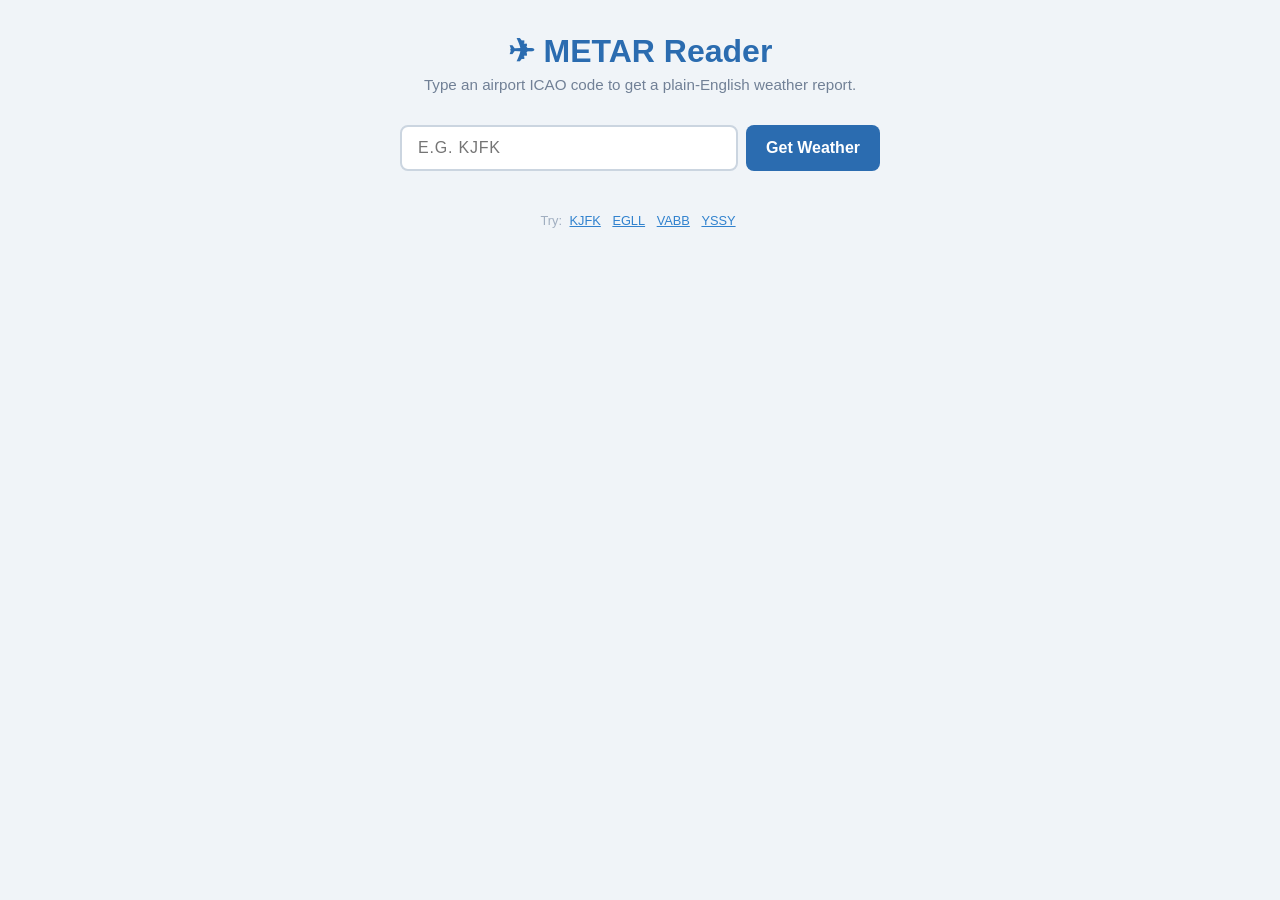
<file: KodeKloud-Claude-Code/2-Getting-Started-Claude-Code/1-Demo-Bulding-a-project-from-scratch/metar-reader/src/main/resources/META-INF/resources/index.html>
<!DOCTYPE html>
<html lang="en">
<head>
  <meta charset="UTF-8" />
  <meta name="viewport" content="width=device-width, initial-scale=1.0" />
  <title>METAR Reader</title>
  <style>
    *, *::before, *::after { box-sizing: border-box; margin: 0; padding: 0; }

    body {
      font-family: -apple-system, BlinkMacSystemFont, "Segoe UI", sans-serif;
      background: #f0f4f8;
      color: #1a202c;
      min-height: 100vh;
      display: flex;
      flex-direction: column;
      align-items: center;
      padding: 2rem 1rem;
    }

    header {
      text-align: center;
      margin-bottom: 2rem;
    }

    header h1 {
      font-size: 2rem;
      font-weight: 700;
      color: #2b6cb0;
    }

    header p {
      margin-top: 0.4rem;
      color: #718096;
      font-size: 0.95rem;
    }

    .search-box {
      display: flex;
      gap: 0.5rem;
      width: 100%;
      max-width: 480px;
      margin-bottom: 2rem;
    }

    .search-box input {
      flex: 1;
      padding: 0.75rem 1rem;
      font-size: 1rem;
      border: 2px solid #cbd5e0;
      border-radius: 8px;
      outline: none;
      text-transform: uppercase;
      letter-spacing: 0.05em;
      transition: border-color 0.2s;
    }

    .search-box input:focus { border-color: #3182ce; }

    .search-box button {
      padding: 0.75rem 1.25rem;
      background: #2b6cb0;
      color: #fff;
      border: none;
      border-radius: 8px;
      font-size: 1rem;
      font-weight: 600;
      cursor: pointer;
      transition: background 0.2s;
      white-space: nowrap;
    }

    .search-box button:hover { background: #2c5282; }
    .search-box button:disabled { background: #a0aec0; cursor: default; }

    #result { width: 100%; max-width: 640px; }

    .card {
      background: #fff;
      border-radius: 12px;
      box-shadow: 0 2px 12px rgba(0,0,0,0.08);
      overflow: hidden;
    }

    .card-header {
      background: #2b6cb0;
      color: #fff;
      padding: 1.25rem 1.5rem;
      display: flex;
      justify-content: space-between;
      align-items: center;
    }

    .card-header .station { font-size: 1.5rem; font-weight: 700; }
    .card-header .time { font-size: 0.85rem; opacity: 0.85; }

    .badge {
      padding: 0.3rem 0.7rem;
      border-radius: 20px;
      font-size: 0.8rem;
      font-weight: 700;
      letter-spacing: 0.05em;
    }

    .badge-VFR  { background: #c6f6d5; color: #276749; }
    .badge-MVFR { background: #bee3f8; color: #2c5282; }
    .badge-IFR  { background: #fed7d7; color: #9b2c2c; }
    .badge-LIFR { background: #e9d8fd; color: #553c9a; }

    .friendly {
      padding: 1.25rem 1.5rem;
      font-size: 1.05rem;
      line-height: 1.7;
      color: #2d3748;
      border-bottom: 1px solid #e2e8f0;
    }

    .details {
      display: grid;
      grid-template-columns: 1fr 1fr;
      gap: 0;
    }

    .detail-item {
      padding: 1rem 1.5rem;
      border-bottom: 1px solid #e2e8f0;
    }

    .detail-item:nth-child(odd) { border-right: 1px solid #e2e8f0; }

    .detail-label {
      font-size: 0.7rem;
      font-weight: 600;
      text-transform: uppercase;
      letter-spacing: 0.08em;
      color: #718096;
      margin-bottom: 0.2rem;
    }

    .detail-value {
      font-size: 1rem;
      font-weight: 600;
      color: #1a202c;
    }

    .detail-sub {
      font-size: 0.8rem;
      color: #718096;
    }

    .raw-metar {
      padding: 1rem 1.5rem;
    }

    .raw-metar summary {
      cursor: pointer;
      font-size: 0.8rem;
      font-weight: 600;
      color: #718096;
      text-transform: uppercase;
      letter-spacing: 0.05em;
      user-select: none;
    }

    .raw-metar code {
      display: block;
      margin-top: 0.6rem;
      font-family: "Courier New", monospace;
      font-size: 0.85rem;
      background: #f7fafc;
      padding: 0.75rem;
      border-radius: 6px;
      border: 1px solid #e2e8f0;
      word-break: break-all;
      color: #4a5568;
    }

    .error-card {
      background: #fff5f5;
      border: 1px solid #fed7d7;
      border-radius: 12px;
      padding: 1.5rem;
      color: #c53030;
      font-size: 0.95rem;
      line-height: 1.6;
    }

    .spinner {
      display: inline-block;
      width: 18px; height: 18px;
      border: 3px solid rgba(255,255,255,0.4);
      border-top-color: #fff;
      border-radius: 50%;
      animation: spin 0.7s linear infinite;
      vertical-align: middle;
      margin-right: 6px;
    }

    @keyframes spin { to { transform: rotate(360deg); } }

    .examples {
      margin-top: 0.6rem;
      font-size: 0.8rem;
      color: #a0aec0;
      text-align: center;
    }

    .examples button {
      background: none;
      border: none;
      color: #3182ce;
      cursor: pointer;
      font-size: 0.8rem;
      padding: 0 4px;
      text-decoration: underline;
    }
  </style>
</head>
<body>
  <header>
    <h1>&#9992; METAR Reader</h1>
    <p>Type an airport ICAO code to get a plain-English weather report.</p>
  </header>

  <div class="search-box">
    <input id="icao" type="text" maxlength="4" placeholder="e.g. KJFK" autocomplete="off" />
    <button id="fetchBtn" onclick="fetchMetar()">Get Weather</button>
  </div>

  <div class="examples">
    Try:
    <button onclick="lookupCode('KJFK')">KJFK</button>
    <button onclick="lookupCode('EGLL')">EGLL</button>
    <button onclick="lookupCode('VABB')">VABB</button>
    <button onclick="lookupCode('YSSY')">YSSY</button>
  </div>

  <div id="result" style="margin-top: 1.5rem;"></div>

  <script>
    const input = document.getElementById('icao');
    const btn   = document.getElementById('fetchBtn');
    const out   = document.getElementById('result');

    input.addEventListener('keydown', e => { if (e.key === 'Enter') fetchMetar(); });

    function lookupCode(code) {
      input.value = code;
      fetchMetar();
    }

    async function fetchMetar() {
      const code = input.value.trim().toUpperCase();
      if (!code || code.length < 3) {
        out.innerHTML = '<div class="error-card">Please enter a valid 3–4 character ICAO airport code.</div>';
        return;
      }

      btn.disabled = true;
      btn.innerHTML = '<span class="spinner"></span>Loading…';
      out.innerHTML = '';

      try {
        const res = await fetch(`/api/metar/${encodeURIComponent(code)}`);
        const data = await res.json();

        if (data.error) {
          out.innerHTML = `<div class="error-card">${escHtml(data.error)}</div>`;
          return;
        }

        out.innerHTML = buildCard(data);
      } catch (err) {
        out.innerHTML = '<div class="error-card">Could not connect to the server. Is the Quarkus app running?</div>';
      } finally {
        btn.disabled = false;
        btn.textContent = 'Get Weather';
      }
    }

    function buildCard(d) {
      const badgeClass = `badge badge-${d.flightCategory || 'VFR'}`;

      const wind = d.wind
        ? (d.wind.calm
            ? 'Calm'
            : `${d.wind.directionCardinal || 'Variable'} · ${d.wind.speedKnots} kt (${d.wind.speedMph} mph)${d.wind.gustKnots ? ' gusts ' + d.wind.gustKnots + ' kt' : ''}`)
        : '—';

      const temp = d.temperatureCelsius != null
        ? `${d.temperatureCelsius}°C / ${d.temperatureFahrenheit}°F`
        : '—';

      const dew = d.dewPointCelsius != null
        ? `${d.dewPointCelsius}°C / ${d.dewPointFahrenheit}°F`
        : '—';

      const pressure = d.pressureHpa
        ? `${d.pressureHpa} hPa · ${d.pressureInHg} inHg`
        : '—';

      const clouds = (d.cloudLayers && d.cloudLayers.length > 0)
        ? d.cloudLayers.map(c => c.description).join('<br>')
        : 'Clear';

      const phenomena = (d.weatherPhenomena && d.weatherPhenomena.length > 0)
        ? escHtml(d.weatherPhenomena.join(', '))
        : null;

      return `
        <div class="card">
          <div class="card-header">
            <div>
              <div class="station">${escHtml(d.station)}</div>
              <div class="time">${escHtml(d.observationTime || '')}</div>
            </div>
            <span class="${badgeClass}">${escHtml(d.flightCategory || '')}</span>
          </div>

          <div class="friendly">${escHtml(d.friendlyReport || '')}</div>

          <div class="details">
            <div class="detail-item">
              <div class="detail-label">Temperature</div>
              <div class="detail-value">${escHtml(temp)}</div>
            </div>
            <div class="detail-item">
              <div class="detail-label">Dew Point</div>
              <div class="detail-value">${escHtml(dew)}</div>
            </div>
            <div class="detail-item">
              <div class="detail-label">Wind</div>
              <div class="detail-value">${escHtml(wind)}</div>
            </div>
            <div class="detail-item">
              <div class="detail-label">Visibility</div>
              <div class="detail-value detail-sub">${escHtml(d.visibilityDescription || '—')}</div>
            </div>
            <div class="detail-item">
              <div class="detail-label">Sky / Clouds</div>
              <div class="detail-value detail-sub">${clouds}</div>
            </div>
            <div class="detail-item">
              <div class="detail-label">Pressure</div>
              <div class="detail-value detail-sub">${escHtml(pressure)}</div>
            </div>
            ${phenomena ? `
            <div class="detail-item" style="grid-column: span 2;">
              <div class="detail-label">Weather</div>
              <div class="detail-value detail-sub">${phenomena}</div>
            </div>` : ''}
          </div>

          <details class="raw-metar">
            <summary>Raw METAR</summary>
            <code>${escHtml(d.rawMetar || '')}</code>
          </details>
        </div>`;
    }

    function escHtml(str) {
      return String(str)
        .replace(/&/g, '&amp;')
        .replace(/</g, '&lt;')
        .replace(/>/g, '&gt;')
        .replace(/"/g, '&quot;');
    }
  </script>
</body>
</html>
</file>
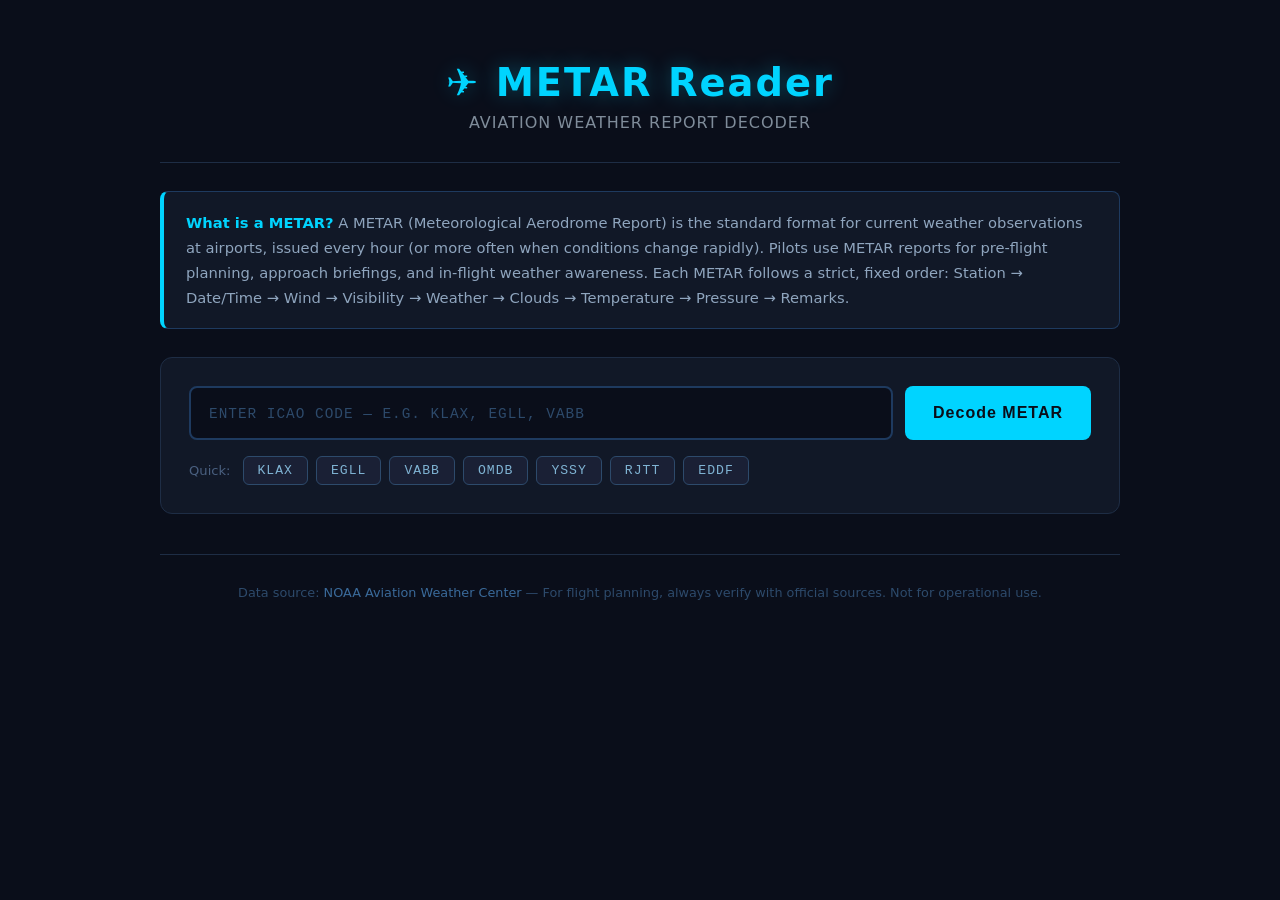
<file: KodeKloud-Claude-Code/2-Getting-Started-Claude-Code/3-Demo-Create-unit-tests/metar-reader/src/main/resources/META-INF/resources/index.html>
<!DOCTYPE html>
<html lang="en">
<head>
    <meta charset="UTF-8">
    <meta name="viewport" content="width=device-width, initial-scale=1.0">
    <title>METAR Reader - Aviation Weather Decoder</title>
    <style>
        * { margin: 0; padding: 0; box-sizing: border-box; }
        body {
            font-family: 'Segoe UI', system-ui, -apple-system, sans-serif;
            background: #0a0e1a;
            color: #c8d6e5;
            min-height: 100vh;
        }
        .container { max-width: 1000px; margin: 0 auto; padding: 20px; }

        header {
            text-align: center;
            padding: 40px 20px 30px;
            border-bottom: 1px solid #1e2d45;
        }
        header h1 {
            font-size: 2.4rem;
            color: #00d4ff;
            letter-spacing: 2px;
            text-shadow: 0 0 20px rgba(0,212,255,0.3);
        }
        header p {
            color: #7f8c9a;
            margin-top: 8px;
            font-size: 1rem;
            letter-spacing: 1px;
            text-transform: uppercase;
        }

        .info-box {
            background: #111827;
            border: 1px solid #1e3a5f;
            border-left: 4px solid #00d4ff;
            border-radius: 8px;
            padding: 18px 22px;
            margin: 28px 0;
            font-size: 0.92rem;
            line-height: 1.7;
            color: #8fa5be;
        }
        .info-box strong { color: #00d4ff; }

        .search-section {
            background: #111827;
            border: 1px solid #1e2d45;
            border-radius: 12px;
            padding: 28px;
            margin-bottom: 24px;
        }
        .search-row {
            display: flex;
            gap: 12px;
            margin-bottom: 16px;
        }
        #airportCode {
            flex: 1;
            background: #0a0e1a;
            border: 2px solid #1e3a5f;
            border-radius: 8px;
            color: #00d4ff;
            font-size: 1.2rem;
            font-family: 'Courier New', monospace;
            padding: 14px 18px;
            text-transform: uppercase;
            letter-spacing: 3px;
            outline: none;
            transition: border-color 0.2s;
        }
        #airportCode:focus { border-color: #00d4ff; box-shadow: 0 0 10px rgba(0,212,255,0.15); }
        #airportCode::placeholder { color: #2d4a6b; letter-spacing: 1px; font-size: 0.9rem; }

        .btn-primary {
            background: #00d4ff;
            color: #0a0e1a;
            border: none;
            border-radius: 8px;
            padding: 14px 28px;
            font-size: 1rem;
            font-weight: 700;
            cursor: pointer;
            letter-spacing: 1px;
            transition: all 0.2s;
            white-space: nowrap;
        }
        .btn-primary:hover { background: #00b8d9; transform: translateY(-1px); box-shadow: 0 4px 15px rgba(0,212,255,0.3); }

        .quick-links { display: flex; flex-wrap: wrap; gap: 8px; align-items: center; }
        .quick-links span { color: #4a6080; font-size: 0.82rem; margin-right: 4px; }
        .btn-airport {
            background: #1a2035;
            border: 1px solid #2d4a6b;
            color: #7fb3d3;
            border-radius: 6px;
            padding: 6px 14px;
            font-size: 0.82rem;
            cursor: pointer;
            font-family: 'Courier New', monospace;
            letter-spacing: 1px;
            transition: all 0.2s;
        }
        .btn-airport:hover { background: #1e3a5f; color: #00d4ff; border-color: #00d4ff; }

        .spinner {
            display: none;
            text-align: center;
            padding: 40px;
        }
        .spinner-ring {
            width: 50px; height: 50px;
            border: 4px solid #1e2d45;
            border-top-color: #00d4ff;
            border-radius: 50%;
            animation: spin 0.8s linear infinite;
            margin: 0 auto 16px;
        }
        @keyframes spin { to { transform: rotate(360deg); } }

        .error-box {
            display: none;
            background: #1a0a0a;
            border: 1px solid #5a1a1a;
            border-left: 4px solid #e74c3c;
            border-radius: 8px;
            padding: 16px 20px;
            color: #e07070;
            margin-bottom: 20px;
        }

        .results { display: none; }

        .raw-metar {
            background: #050810;
            border: 1px solid #1e3a5f;
            border-radius: 8px;
            padding: 18px 22px;
            margin-bottom: 20px;
            font-family: 'Courier New', monospace;
            font-size: 1.1rem;
            color: #00ff88;
            letter-spacing: 1.5px;
            word-break: break-all;
            line-height: 1.6;
        }
        .raw-label { color: #4a6080; font-size: 0.75rem; letter-spacing: 2px; text-transform: uppercase; margin-bottom: 8px; }

        .flight-category {
            display: inline-block;
            padding: 10px 28px;
            border-radius: 8px;
            font-size: 1.4rem;
            font-weight: 700;
            letter-spacing: 3px;
            margin-bottom: 20px;
        }
        .cat-VFR { background: rgba(0,180,80,0.15); border: 2px solid #00b450; color: #00e564; }
        .cat-MVFR { background: rgba(50,100,255,0.15); border: 2px solid #3264ff; color: #6b9fff; }
        .cat-IFR { background: rgba(220,50,50,0.15); border: 2px solid #dc3232; color: #ff6b6b; }
        .cat-LIFR { background: rgba(140,0,200,0.15); border: 2px solid #8c00c8; color: #c87dff; }

        .category-row { display: flex; align-items: center; gap: 16px; margin-bottom: 24px; flex-wrap: wrap; }
        .category-desc { color: #7f8c9a; font-size: 0.9rem; }

        .sections-grid {
            display: grid;
            grid-template-columns: repeat(auto-fill, minmax(440px, 1fr));
            gap: 16px;
        }

        .metar-card {
            background: #111827;
            border: 1px solid #1e2d45;
            border-radius: 10px;
            padding: 18px 20px;
            transition: border-color 0.2s;
        }
        .metar-card:hover { border-color: #2d4a6b; }
        .card-header {
            display: flex;
            align-items: center;
            gap: 10px;
            margin-bottom: 12px;
        }
        .card-icon { font-size: 1.3rem; }
        .card-title {
            font-size: 0.72rem;
            text-transform: uppercase;
            letter-spacing: 2px;
            color: #4a6080;
            font-weight: 600;
        }
        .card-raw {
            font-family: 'Courier New', monospace;
            font-size: 1rem;
            color: #ffd700;
            background: #0a0e1a;
            padding: 6px 10px;
            border-radius: 4px;
            display: inline-block;
            margin-bottom: 8px;
            letter-spacing: 1px;
        }
        .card-description {
            color: #8fa5be;
            font-size: 0.9rem;
            line-height: 1.6;
        }
        .card-description strong { color: #c8d6e5; }

        .phenomenon-list { list-style: none; }
        .phenomenon-list li {
            display: flex;
            gap: 10px;
            margin-bottom: 6px;
            align-items: baseline;
        }
        .phenom-code {
            font-family: 'Courier New', monospace;
            color: #ffd700;
            background: #0a0e1a;
            padding: 2px 8px;
            border-radius: 3px;
            font-size: 0.85rem;
            white-space: nowrap;
        }

        .cloud-list { list-style: none; }
        .cloud-list li {
            display: flex;
            gap: 10px;
            margin-bottom: 6px;
            align-items: baseline;
        }

        .humidity-bar {
            background: #0a0e1a;
            border-radius: 4px;
            height: 6px;
            margin-top: 8px;
            overflow: hidden;
        }
        .humidity-fill {
            height: 100%;
            background: linear-gradient(90deg, #00d4ff, #00ff88);
            border-radius: 4px;
            transition: width 0.5s;
        }

        footer {
            text-align: center;
            padding: 30px 20px;
            color: #2d4a6b;
            font-size: 0.8rem;
            border-top: 1px solid #1e2d45;
            margin-top: 40px;
        }
        footer a { color: #3a6a9a; text-decoration: none; }

        @media (max-width: 600px) {
            header h1 { font-size: 1.7rem; }
            .search-row { flex-direction: column; }
            .sections-grid { grid-template-columns: 1fr; }
        }
    </style>
</head>
<body>
<div class="container">
    <header>
        <h1>&#x2708; METAR Reader</h1>
        <p>Aviation Weather Report Decoder</p>
    </header>

    <div class="info-box">
        <strong>What is a METAR?</strong> A METAR (Meteorological Aerodrome Report) is the standard format for current weather observations at airports, issued every hour (or more often when conditions change rapidly). Pilots use METAR reports for pre-flight planning, approach briefings, and in-flight weather awareness. Each METAR follows a strict, fixed order: Station &rarr; Date/Time &rarr; Wind &rarr; Visibility &rarr; Weather &rarr; Clouds &rarr; Temperature &rarr; Pressure &rarr; Remarks.
    </div>

    <div class="search-section">
        <div class="search-row">
            <input type="text" id="airportCode" placeholder="Enter ICAO code &mdash; e.g. KLAX, EGLL, VABB" maxlength="4"
                   onkeyup="if(event.key==='Enter') fetchMetar()">
            <button class="btn-primary" onclick="fetchMetar()">Decode METAR</button>
        </div>
        <div class="quick-links">
            <span>Quick:</span>
            <button class="btn-airport" onclick="setQuickSearch('KLAX')">KLAX</button>
            <button class="btn-airport" onclick="setQuickSearch('EGLL')">EGLL</button>
            <button class="btn-airport" onclick="setQuickSearch('VABB')">VABB</button>
            <button class="btn-airport" onclick="setQuickSearch('OMDB')">OMDB</button>
            <button class="btn-airport" onclick="setQuickSearch('YSSY')">YSSY</button>
            <button class="btn-airport" onclick="setQuickSearch('RJTT')">RJTT</button>
            <button class="btn-airport" onclick="setQuickSearch('EDDF')">EDDF</button>
        </div>
    </div>

    <div class="spinner" id="spinner">
        <div class="spinner-ring"></div>
        <div style="color:#4a6080; font-size:0.85rem; letter-spacing:1px;">FETCHING METAR DATA...</div>
    </div>

    <div class="error-box" id="errorBox"></div>

    <div class="results" id="results">
        <div class="raw-label">RAW METAR</div>
        <div class="raw-metar" id="rawMetar"></div>

        <div class="category-row">
            <div class="flight-category" id="flightCategory"></div>
            <div class="category-desc" id="categoryDesc"></div>
        </div>

        <div class="sections-grid" id="sectionsGrid"></div>
    </div>

    <footer>
        Data source: <a href="https://aviationweather.gov" target="_blank">NOAA Aviation Weather Center</a> &mdash;
        For flight planning, always verify with official sources. Not for operational use.
    </footer>
</div>

<script>
    function setQuickSearch(code) {
        document.getElementById('airportCode').value = code;
        fetchMetar();
    }

    async function fetchMetar() {
        const code = document.getElementById('airportCode').value.trim().toUpperCase();
        if (!code) { showError('Please enter an ICAO airport code (3-4 characters).'); return; }
        if (code.length < 3) { showError('ICAO airport codes are 3-4 characters (e.g., KLAX, EGLL).'); return; }

        document.getElementById('spinner').style.display = 'block';
        document.getElementById('results').style.display = 'none';
        document.getElementById('errorBox').style.display = 'none';

        try {
            const response = await fetch(`/api/metar/${code}`);
            const data = await response.json();

            if (!response.ok) {
                throw new Error(data.error || `HTTP ${response.status}`);
            }

            document.getElementById('spinner').style.display = 'none';
            renderResults(data);
        } catch (err) {
            document.getElementById('spinner').style.display = 'none';
            showError(err.message || 'Failed to fetch METAR. Check the airport code and try again.');
        }
    }

    function showError(msg) {
        const box = document.getElementById('errorBox');
        box.innerHTML = '&#x26A0; ' + msg;
        box.style.display = 'block';
    }

    function renderResults(data) {
        document.getElementById('rawMetar').textContent = data.rawMetar || 'N/A';

        const cat = data.flightCategory || 'VFR';
        const catEl = document.getElementById('flightCategory');
        catEl.textContent = cat;
        catEl.className = 'flight-category cat-' + cat;
        document.getElementById('categoryDesc').textContent = data.flightCategoryDescription || '';

        const grid = document.getElementById('sectionsGrid');
        grid.innerHTML = '';

        const sections = buildSections(data);
        sections.forEach(s => {
            if (s) grid.appendChild(s);
        });

        document.getElementById('results').style.display = 'block';
    }

    function card(icon, title, rawValue, descriptionHTML) {
        const el = document.createElement('div');
        el.className = 'metar-card';
        el.innerHTML = `
            <div class="card-header">
                <span class="card-icon">${icon}</span>
                <span class="card-title">${title}</span>
            </div>
            ${rawValue ? `<div class="card-raw">${rawValue}</div>` : ''}
            <div class="card-description">${descriptionHTML}</div>
        `;
        return el;
    }

    function buildSections(d) {
        const sections = [];

        // Report Type
        sections.push(card('&#x1F4CB;', 'Report Type',
            d.reportType || 'METAR',
            d.reportTypeDescription || ''));

        // Station & Time
        sections.push(card('&#x1F3E2;', 'Station &amp; Observation Time',
            `${d.stationId || ''} ${d.dateTime || ''}`,
            `<strong>${d.stationId}</strong> &mdash; ${d.stationName || 'Unknown Station'}<br>` +
            `<strong>Time:</strong> ${d.dateTimeDescription || d.dateTime || ''}`));

        // Wind
        if (d.wind) {
            const w = d.wind;
            let windHTML = `<strong>${w.description}</strong>`;
            if (w.variableFrom != null) {
                windHTML += `<br>Direction varying between <strong>${w.variableFrom}&deg;</strong> and <strong>${w.variableTo}&deg;</strong>`;
            }
            sections.push(card('&#x1F4A8;', 'Wind',
                `${w.rawDirection}${String(w.speedKt).padStart(2,'0')}${w.gustKt ? 'G'+w.gustKt : ''}KT`,
                windHTML));
        }

        // Visibility
        if (d.visibility) {
            sections.push(card('&#x1F441;', 'Visibility',
                d.visibility,
                d.visibilityDescription || ''));
        }

        // Weather Phenomena
        if (d.weatherPhenomena && d.weatherPhenomena.length > 0) {
            let wxHTML = '<ul class="phenomenon-list">';
            d.weatherPhenomena.forEach(p => {
                wxHTML += `<li><span class="phenom-code">${p.code}</span><span>${p.description}</span></li>`;
            });
            wxHTML += '</ul>';
            sections.push(card('&#x1F327;', 'Weather Phenomena', null, wxHTML));
        }

        // Clouds
        let cloudHTML = '';
        if (d.cavok) {
            cloudHTML = '<strong>CAVOK</strong> &mdash; No significant clouds below 5,000 ft';
        } else if (d.skyClear) {
            cloudHTML = `<span class="card-raw">${d.skyClear}</span><br>${d.skyClearDescription || ''}`;
        } else if (d.verticalVisibility != null) {
            cloudHTML = `<strong>VV${String(d.verticalVisibility/100).padStart(3,'0')}</strong> &mdash; ${d.verticalVisibilityDescription || ''}`;
        } else if (d.cloudLayers && d.cloudLayers.length > 0) {
            cloudHTML = '<ul class="cloud-list">';
            d.cloudLayers.forEach(c => {
                cloudHTML += `<li><span class="phenom-code">${c.coverage}${String(c.altitudeFt/100).padStart(3,'0')}${c.cloudType||''}</span><span>${c.description}</span></li>`;
            });
            cloudHTML += '</ul>';
        } else {
            cloudHTML = '<em style="color:#4a6080">No cloud data reported</em>';
        }
        sections.push(card('&#x2601;', 'Cloud Layers', null, cloudHTML));

        // Temperature & Dewpoint
        if (d.temperature != null) {
            const rh = d.relativeHumidity || 0;
            sections.push(card('&#x1F321;', 'Temperature &amp; Dew Point',
                `${formatTemp(d.temperature)}/${formatTemp(d.dewPoint)}`,
                `${d.temperatureDescription || ''}<br>` +
                `<strong>Relative Humidity:</strong> ${rh}%` +
                `<div class="humidity-bar"><div class="humidity-fill" style="width:${Math.min(rh,100)}%"></div></div>`));
        }

        // Altimeter
        if (d.altimeter) {
            sections.push(card('&#x23F1;', 'Altimeter / Pressure',
                d.altimeter,
                d.altimeterDescription || ''));
        }

        // Remarks
        if (d.remarks) {
            sections.push(card('&#x1F4DD;', 'Remarks',
                d.remarks,
                d.remarksDescription || ''));
        }

        return sections;
    }

    function formatTemp(t) {
        if (t == null) return '//';
        return (t < 0 ? 'M' + Math.abs(t) : String(Math.round(t)));
    }
</script>
</body>
</html>
</file>
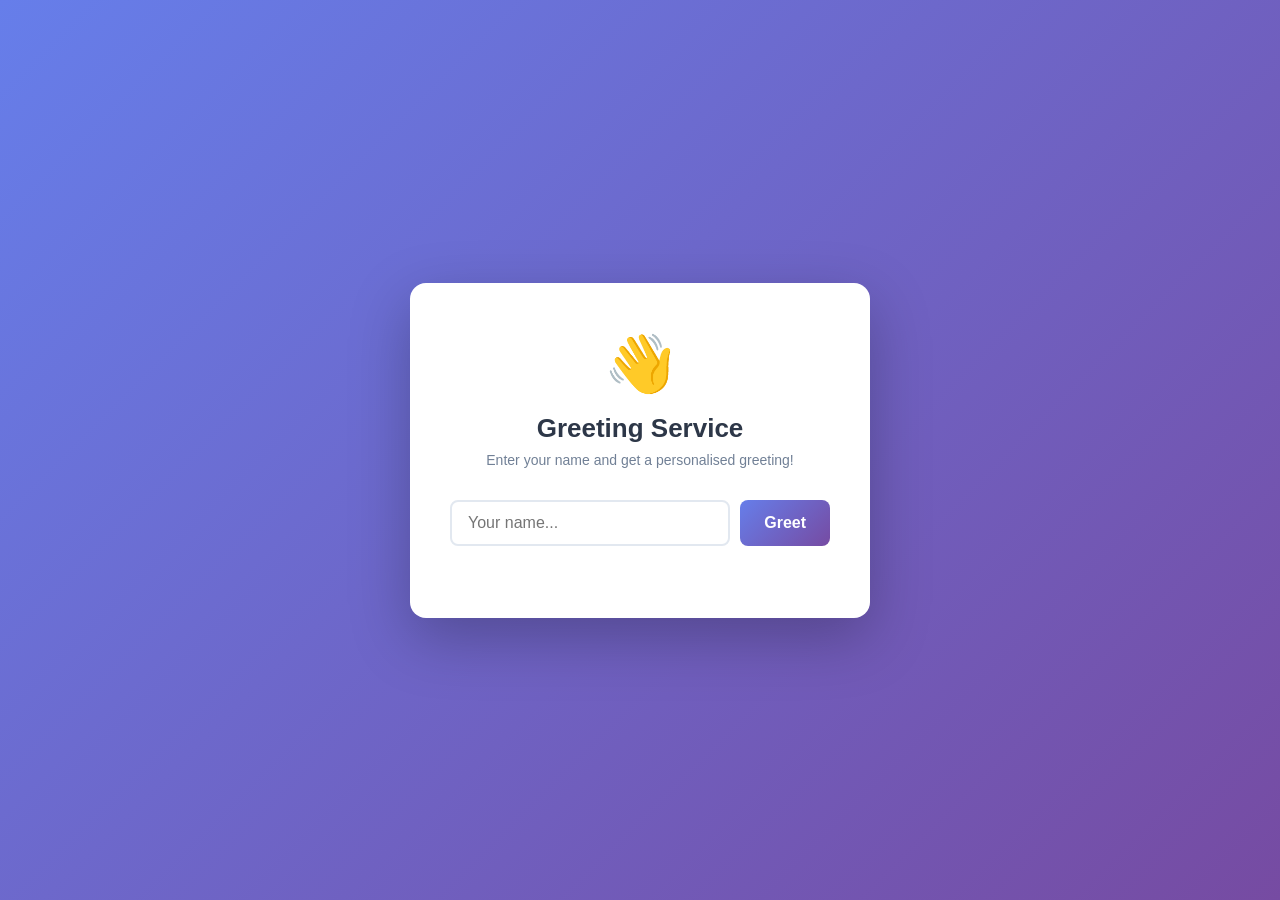
<file: KodeKloud-Claude-Code/6-Advanced-Features/1-Demo-Working-with-claude-agents/greeting-service/src/main/resources/META-INF/resources/index.html>
<!DOCTYPE html>
<html lang="en">
<head>
    <meta charset="UTF-8">
    <meta name="viewport" content="width=device-width, initial-scale=1.0">
    <title>Greeting Service</title>
    <style>
        * {
            box-sizing: border-box;
            margin: 0;
            padding: 0;
        }

        body {
            font-family: 'Segoe UI', Tahoma, Geneva, Verdana, sans-serif;
            background: linear-gradient(135deg, #667eea 0%, #764ba2 100%);
            min-height: 100vh;
            display: flex;
            align-items: center;
            justify-content: center;
        }

        .card {
            background: white;
            border-radius: 16px;
            padding: 48px 40px;
            width: 100%;
            max-width: 460px;
            box-shadow: 0 20px 60px rgba(0, 0, 0, 0.25);
            text-align: center;
        }

        .icon {
            font-size: 56px;
            margin-bottom: 16px;
        }

        h1 {
            color: #2d3748;
            font-size: 26px;
            margin-bottom: 8px;
        }

        p.subtitle {
            color: #718096;
            font-size: 14px;
            margin-bottom: 32px;
        }

        .input-group {
            display: flex;
            gap: 10px;
            margin-bottom: 24px;
        }

        input[type="text"] {
            flex: 1;
            padding: 12px 16px;
            border: 2px solid #e2e8f0;
            border-radius: 8px;
            font-size: 16px;
            outline: none;
            transition: border-color 0.2s;
        }

        input[type="text"]:focus {
            border-color: #667eea;
        }

        button {
            padding: 12px 24px;
            background: linear-gradient(135deg, #667eea, #764ba2);
            color: white;
            border: none;
            border-radius: 8px;
            font-size: 16px;
            font-weight: 600;
            cursor: pointer;
            transition: opacity 0.2s, transform 0.1s;
        }

        button:hover {
            opacity: 0.9;
        }

        button:active {
            transform: scale(0.97);
        }

        button:disabled {
            opacity: 0.6;
            cursor: not-allowed;
        }

        .result {
            display: none;
            background: #f0fff4;
            border: 2px solid #9ae6b4;
            border-radius: 10px;
            padding: 20px;
            animation: fadeIn 0.3s ease;
        }

        .result.error {
            background: #fff5f5;
            border-color: #fc8181;
        }

        .result p {
            color: #2d3748;
            font-size: 18px;
            font-weight: 500;
            line-height: 1.5;
        }

        .result.error p {
            color: #c53030;
        }

        @keyframes fadeIn {
            from { opacity: 0; transform: translateY(-8px); }
            to   { opacity: 1; transform: translateY(0); }
        }

        .loader {
            display: none;
            margin: 12px auto 0;
            width: 28px;
            height: 28px;
            border: 3px solid #e2e8f0;
            border-top-color: #667eea;
            border-radius: 50%;
            animation: spin 0.7s linear infinite;
        }

        @keyframes spin {
            to { transform: rotate(360deg); }
        }
    </style>
</head>
<body>
    <div class="card">
        <div class="icon">👋</div>
        <h1>Greeting Service</h1>
        <p class="subtitle">Enter your name and get a personalised greeting!</p>

        <div class="input-group">
            <input type="text" id="nameInput" placeholder="Your name..." maxlength="100" />
            <button id="greetBtn" onclick="sendGreeting()">Greet</button>
        </div>

        <div class="loader" id="loader"></div>

        <div class="result" id="result">
            <p id="resultText"></p>
        </div>
    </div>

    <script>
        const input = document.getElementById('nameInput');
        const btn   = document.getElementById('greetBtn');
        const loader  = document.getElementById('loader');
        const resultBox  = document.getElementById('result');
        const resultText = document.getElementById('resultText');

        input.addEventListener('keydown', (e) => {
            if (e.key === 'Enter') sendGreeting();
        });

        async function sendGreeting() {
            const name = input.value.trim();
            if (!name) {
                showResult('Please enter a name.', true);
                return;
            }

            btn.disabled = true;
            loader.style.display = 'block';
            resultBox.style.display = 'none';

            try {
                const response = await fetch('/api/greet', {
                    method: 'POST',
                    headers: { 'Content-Type': 'application/json' },
                    body: JSON.stringify({ name })
                });

                const data = await response.json();

                if (response.ok) {
                    showResult(data.message, false);
                } else {
                    showResult(data.error || 'Something went wrong.', true);
                }
            } catch (err) {
                showResult('Could not reach the server. Is Quarkus running?', true);
            } finally {
                btn.disabled = false;
                loader.style.display = 'none';
            }
        }

        function showResult(text, isError) {
            resultText.textContent = text;
            resultBox.className = 'result' + (isError ? ' error' : '');
            resultBox.style.display = 'block';
        }
    </script>
</body>
</html>
</file>
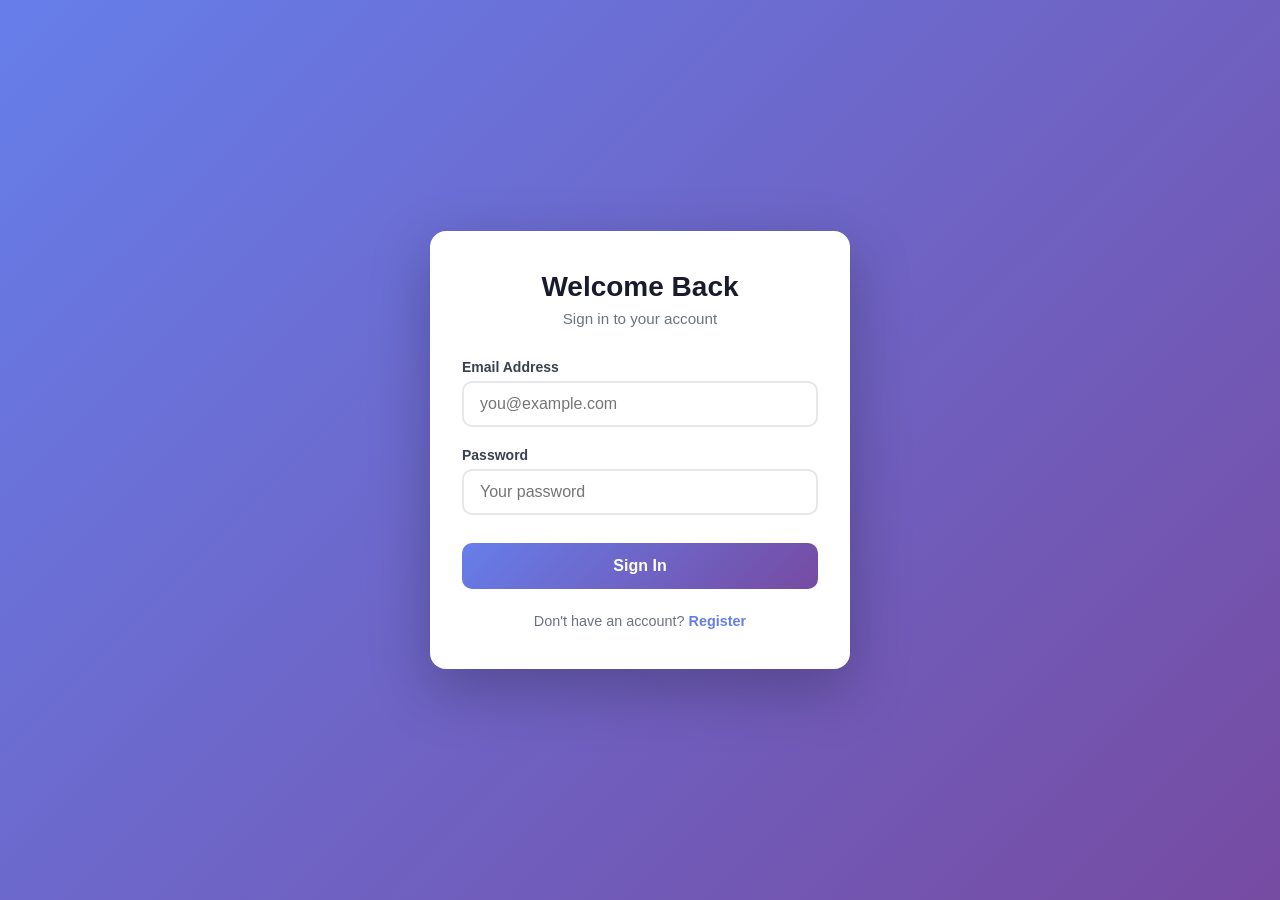
<file: KodeKloud-Claude-Code/2-Getting-Started-Claude-Code/4-Demo-Autonomous-task-completion/frontend/dashboard.html>
<!DOCTYPE html>
<html lang="en">
<head>
    <meta charset="UTF-8">
    <meta name="viewport" content="width=device-width, initial-scale=1.0">
    <title>Dashboard — Auth System</title>
    <link rel="stylesheet" href="style.css">
</head>
<body>
<div class="card">
    <div class="dashboard-header">
        <h1>Dashboard</h1>
        <button class="btn btn-danger" id="logoutBtn" style="width:auto;padding:0.5rem 1.25rem;margin:0">Logout</button>
    </div>

    <div id="loadingMsg" class="alert alert-info" style="display:block">Loading your profile…</div>
    <div id="errorMsg"   class="alert alert-error"></div>

    <div id="userInfo" style="display:none">
        <div class="user-info-card">
            <div class="field">
                <span class="key">User ID</span>
                <span class="value" id="userId">—</span>
            </div>
            <div class="field">
                <span class="key">Email</span>
                <span class="value" id="userEmail">—</span>
            </div>
            <div class="field">
                <span class="key">Verified</span>
                <span class="value" id="userVerified">—</span>
            </div>
        </div>
        <p style="text-align:center;color:#6b7280;font-size:0.85rem;margin-top:0.5rem">
            JWT token is stored in <code>localStorage</code>
        </p>
    </div>
</div>

<script src="app.js"></script>
<script>
    // Redirect to login if no token
    if (!requireAuth()) {
        // requireAuth already redirects; stop execution
    } else {
        loadProfile();
    }

    async function loadProfile() {
        try {
            const { ok, status, data } = await apiFetchAuth('/me');

            document.getElementById('loadingMsg').style.display = 'none';

            if (ok && data) {
                document.getElementById('userId').textContent    = data.userId;
                document.getElementById('userEmail').textContent = data.email;

                const verifiedEl = document.getElementById('userVerified');
                verifiedEl.innerHTML = data.isVerified
                    ? '<span class="badge badge-green">✓ Verified</span>'
                    : '<span class="badge badge-red">✗ Not Verified</span>';

                document.getElementById('userInfo').style.display = 'block';
            } else if (status === 401) {
                // Token expired or invalid — clear and redirect
                TokenStore.remove();
                window.location.href = 'login.html';
            } else {
                showAlert('errorMsg', data?.error || 'Failed to load profile.');
            }
        } catch (err) {
            document.getElementById('loadingMsg').style.display = 'none';
            showAlert('errorMsg', 'Cannot reach the server. Is the Quarkus backend running on port 8080?');
        }
    }

    document.getElementById('logoutBtn').addEventListener('click', () => {
        TokenStore.remove();
        window.location.href = 'login.html';
    });
</script>
</body>
</html>
</file>
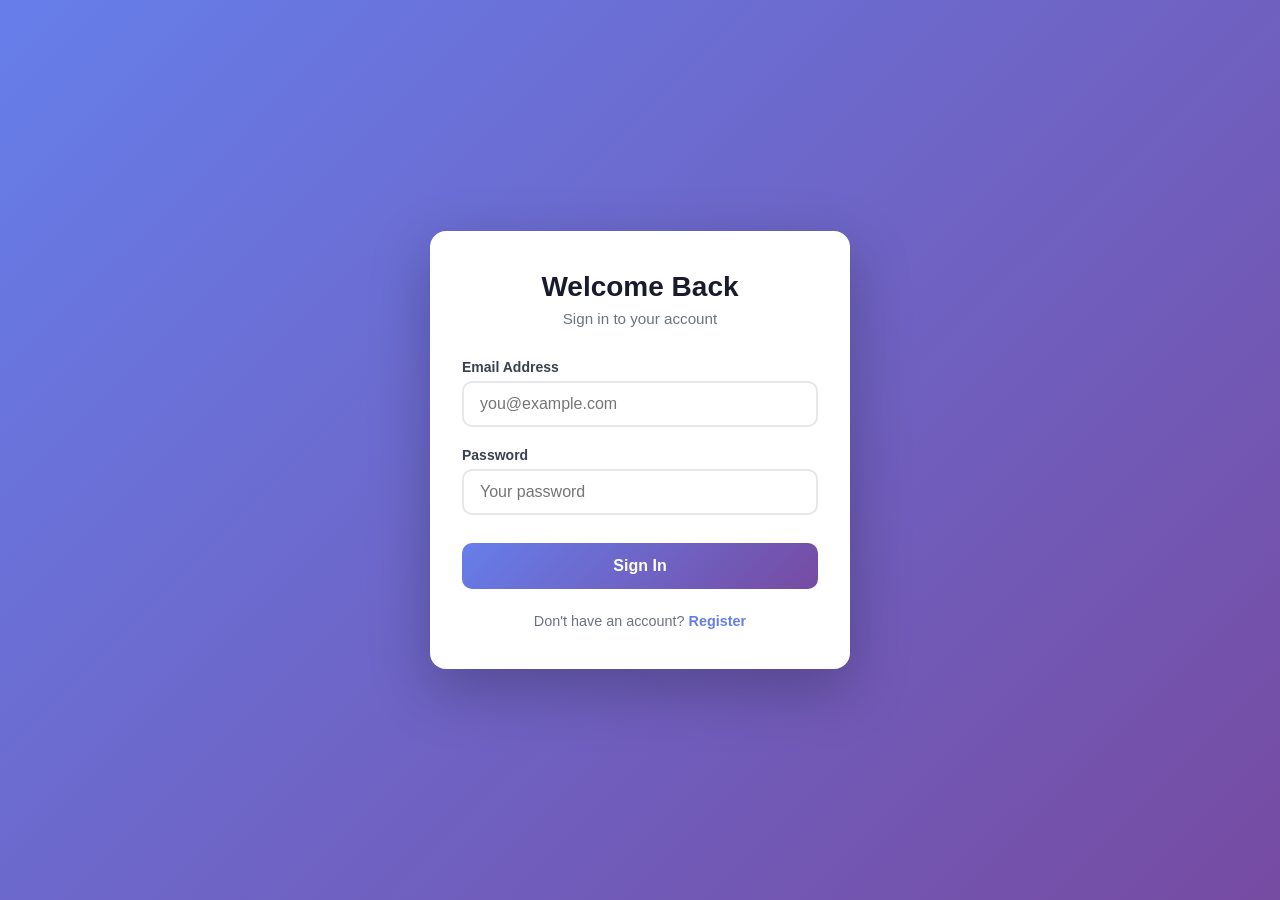
<file: KodeKloud-Claude-Code/2-Getting-Started-Claude-Code/4-Demo-Autonomous-task-completion/frontend/login.html>
<!DOCTYPE html>
<html lang="en">
<head>
    <meta charset="UTF-8">
    <meta name="viewport" content="width=device-width, initial-scale=1.0">
    <title>Login — Auth System</title>
    <link rel="stylesheet" href="style.css">
</head>
<body>
<div class="card">
    <h1>Welcome Back</h1>
    <p class="subtitle">Sign in to your account</p>

    <form id="loginForm" novalidate>
        <div class="form-group">
            <label for="email">Email Address</label>
            <input type="email" id="email" placeholder="you@example.com" autocomplete="email" required>
        </div>
        <div class="form-group">
            <label for="password">Password</label>
            <input type="password" id="password" placeholder="Your password" autocomplete="current-password" required>
        </div>
        <button type="submit" class="btn btn-primary" id="submitBtn">Sign In</button>
    </form>

    <div id="msgBox" class="alert alert-error"></div>

    <div class="link-row">
        Don't have an account? <a href="register.html">Register</a>
    </div>
</div>

<script src="app.js"></script>
<script>
    redirectIfLoggedIn();

    document.getElementById('loginForm').addEventListener('submit', async (e) => {
        e.preventDefault();
        hideAlert('msgBox');

        const email    = document.getElementById('email').value.trim();
        const password = document.getElementById('password').value;
        const btn      = document.getElementById('submitBtn');

        if (!email || !password) { showAlert('msgBox', 'Email and password are required'); return; }

        setLoading(btn, true);
        try {
            const { ok, status, data } = await apiFetch('/login', {
                method: 'POST',
                body: JSON.stringify({ email, password }),
            });

            if (ok && data?.token) {
                TokenStore.set(data.token);
                window.location.href = 'dashboard.html';
            } else {
                const msg = data?.error || 'Login failed';
                // Give a helpful hint for unverified accounts
                if (status === 401 && msg.toLowerCase().includes('verify')) {
                    showAlert('msgBox', msg + ' (Check the backend console for the verification link.)');
                } else {
                    showAlert('msgBox', msg);
                }
            }
        } catch (err) {
            showAlert('msgBox', 'Cannot reach the server. Is the Quarkus backend running on port 8080?');
        } finally {
            setLoading(btn, false);
        }
    });
</script>
</body>
</html>
</file>
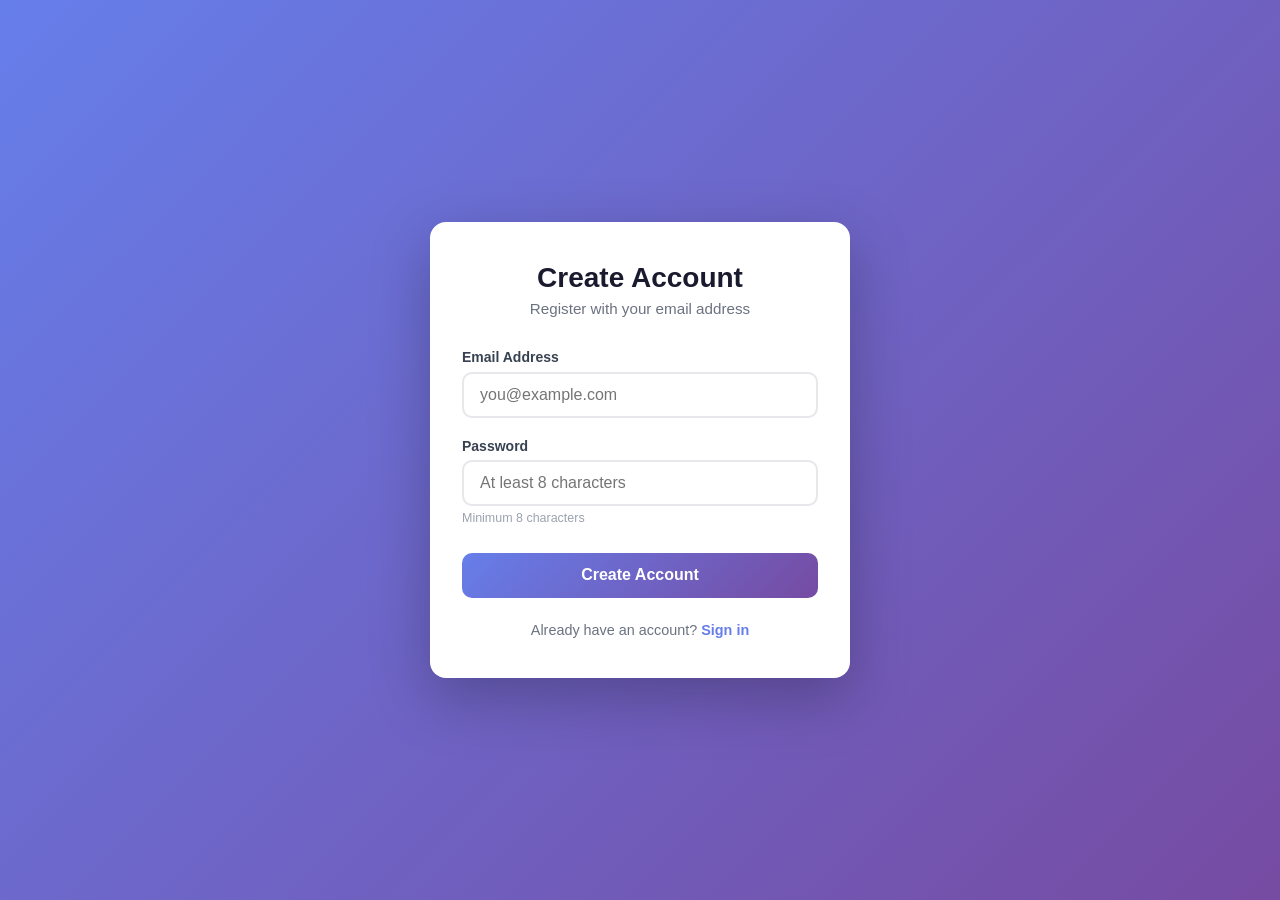
<file: KodeKloud-Claude-Code/2-Getting-Started-Claude-Code/4-Demo-Autonomous-task-completion/frontend/register.html>
<!DOCTYPE html>
<html lang="en">
<head>
    <meta charset="UTF-8">
    <meta name="viewport" content="width=device-width, initial-scale=1.0">
    <title>Register — Auth System</title>
    <link rel="stylesheet" href="style.css">
</head>
<body>
<div class="card">
    <h1>Create Account</h1>
    <p class="subtitle">Register with your email address</p>

    <form id="registerForm" novalidate>
        <div class="form-group">
            <label for="email">Email Address</label>
            <input type="email" id="email" placeholder="you@example.com" autocomplete="email" required>
        </div>
        <div class="form-group">
            <label for="password">Password</label>
            <input type="password" id="password" placeholder="At least 8 characters" autocomplete="new-password" required>
            <span class="hint">Minimum 8 characters</span>
        </div>
        <button type="submit" class="btn btn-primary" id="submitBtn">Create Account</button>
    </form>

    <div id="msgBox" class="alert alert-error"></div>

    <div class="link-row">
        Already have an account? <a href="login.html">Sign in</a>
    </div>
</div>

<script src="app.js"></script>
<script>
    redirectIfLoggedIn();

    document.getElementById('registerForm').addEventListener('submit', async (e) => {
        e.preventDefault();
        hideAlert('msgBox');

        const email    = document.getElementById('email').value.trim();
        const password = document.getElementById('password').value;
        const btn      = document.getElementById('submitBtn');

        // Client-side validation
        if (!email) { showAlert('msgBox', 'Email is required'); return; }
        if (!/^[^\s@]+@[^\s@]+\.[^\s@]+$/.test(email)) { showAlert('msgBox', 'Enter a valid email address'); return; }
        if (password.length < 8) { showAlert('msgBox', 'Password must be at least 8 characters'); return; }

        setLoading(btn, true);
        try {
            const { ok, data } = await apiFetch('/register', {
                method: 'POST',
                body: JSON.stringify({ email, password }),
            });

            if (ok) {
                showAlert('msgBox',
                    (data?.message || 'Registered!') + ' Check the backend console for the verification link.',
                    'success');
                document.getElementById('registerForm').reset();
            } else {
                showAlert('msgBox', data?.error || 'Registration failed. Please try again.');
            }
        } catch (err) {
            showAlert('msgBox', 'Cannot reach the server. Is the Quarkus backend running on port 8080?');
        } finally {
            setLoading(btn, false);
        }
    });
</script>
</body>
</html>
</file>
<file: KodeKloud-Claude-Code/2-Getting-Started-Claude-Code/4-Demo-Autonomous-task-completion/frontend/style.css>
/* ===== Reset & Base ===== */
*, *::before, *::after { margin: 0; padding: 0; box-sizing: border-box; }

body {
    font-family: -apple-system, BlinkMacSystemFont, 'Segoe UI', Roboto, 'Helvetica Neue', sans-serif;
    background: linear-gradient(135deg, #667eea 0%, #764ba2 100%);
    min-height: 100vh;
    display: flex;
    align-items: center;
    justify-content: center;
    padding: 1rem;
}

/* ===== Card ===== */
.card {
    background: #fff;
    border-radius: 16px;
    padding: 2.5rem 2rem;
    width: 100%;
    max-width: 420px;
    box-shadow: 0 20px 60px rgba(0,0,0,0.25);
}

.card h1 {
    font-size: 1.75rem;
    font-weight: 700;
    color: #1a1a2e;
    text-align: center;
    margin-bottom: 0.4rem;
}

.card .subtitle {
    text-align: center;
    color: #6b7280;
    font-size: 0.95rem;
    margin-bottom: 2rem;
}

/* ===== Form ===== */
.form-group {
    margin-bottom: 1.25rem;
}

label {
    display: block;
    font-size: 0.875rem;
    font-weight: 600;
    color: #374151;
    margin-bottom: 0.4rem;
}

input[type="email"],
input[type="password"],
input[type="text"] {
    width: 100%;
    padding: 0.75rem 1rem;
    border: 2px solid #e5e7eb;
    border-radius: 10px;
    font-size: 1rem;
    color: #111827;
    transition: border-color 0.2s, box-shadow 0.2s;
    outline: none;
}

input:focus {
    border-color: #667eea;
    box-shadow: 0 0 0 3px rgba(102, 126, 234, 0.2);
}

.hint {
    display: block;
    font-size: 0.78rem;
    color: #9ca3af;
    margin-top: 0.3rem;
}

/* ===== Button ===== */
.btn {
    width: 100%;
    padding: 0.85rem;
    border: none;
    border-radius: 10px;
    font-size: 1rem;
    font-weight: 600;
    cursor: pointer;
    transition: opacity 0.2s, transform 0.1s;
    margin-top: 0.5rem;
}

.btn:active { transform: scale(0.98); }
.btn:disabled { opacity: 0.6; cursor: not-allowed; }

.btn-primary {
    background: linear-gradient(135deg, #667eea, #764ba2);
    color: #fff;
}

.btn-primary:hover:not(:disabled) { opacity: 0.9; }

.btn-secondary {
    background: #f3f4f6;
    color: #374151;
    margin-top: 0.75rem;
}

.btn-danger {
    background: linear-gradient(135deg, #f87171, #ef4444);
    color: #fff;
}

/* ===== Alerts ===== */
.alert {
    padding: 0.85rem 1rem;
    border-radius: 10px;
    font-size: 0.9rem;
    margin-top: 1rem;
    display: none;
    word-break: break-word;
}

.alert-error {
    background: #fef2f2;
    border: 1px solid #fca5a5;
    color: #b91c1c;
}

.alert-success {
    background: #f0fdf4;
    border: 1px solid #86efac;
    color: #15803d;
}

.alert-info {
    background: #eff6ff;
    border: 1px solid #93c5fd;
    color: #1d4ed8;
}

/* ===== Links ===== */
.link-row {
    text-align: center;
    margin-top: 1.5rem;
    font-size: 0.9rem;
    color: #6b7280;
}

.link-row a {
    color: #667eea;
    font-weight: 600;
    text-decoration: none;
}

.link-row a:hover { text-decoration: underline; }

/* ===== Dashboard ===== */
.dashboard-header {
    display: flex;
    align-items: center;
    justify-content: space-between;
    margin-bottom: 1.5rem;
}

.dashboard-header h1 { font-size: 1.5rem; }

.user-info-card {
    background: #f9fafb;
    border: 1px solid #e5e7eb;
    border-radius: 12px;
    padding: 1.25rem 1.5rem;
    margin-bottom: 1rem;
}

.user-info-card .field {
    display: flex;
    justify-content: space-between;
    align-items: center;
    padding: 0.5rem 0;
    border-bottom: 1px solid #e5e7eb;
    font-size: 0.95rem;
}

.user-info-card .field:last-child { border-bottom: none; }

.user-info-card .field .key {
    color: #6b7280;
    font-weight: 500;
}

.user-info-card .field .value {
    color: #111827;
    font-weight: 600;
}

.badge {
    display: inline-block;
    padding: 0.2rem 0.6rem;
    border-radius: 9999px;
    font-size: 0.78rem;
    font-weight: 600;
}

.badge-green { background: #dcfce7; color: #15803d; }
.badge-red   { background: #fef2f2; color: #b91c1c; }

/* ===== Loading spinner ===== */
.spinner {
    display: inline-block;
    width: 14px;
    height: 14px;
    border: 2px solid rgba(255,255,255,0.5);
    border-top-color: #fff;
    border-radius: 50%;
    animation: spin 0.6s linear infinite;
    margin-right: 6px;
    vertical-align: middle;
}

@keyframes spin { to { transform: rotate(360deg); } }
</file>
